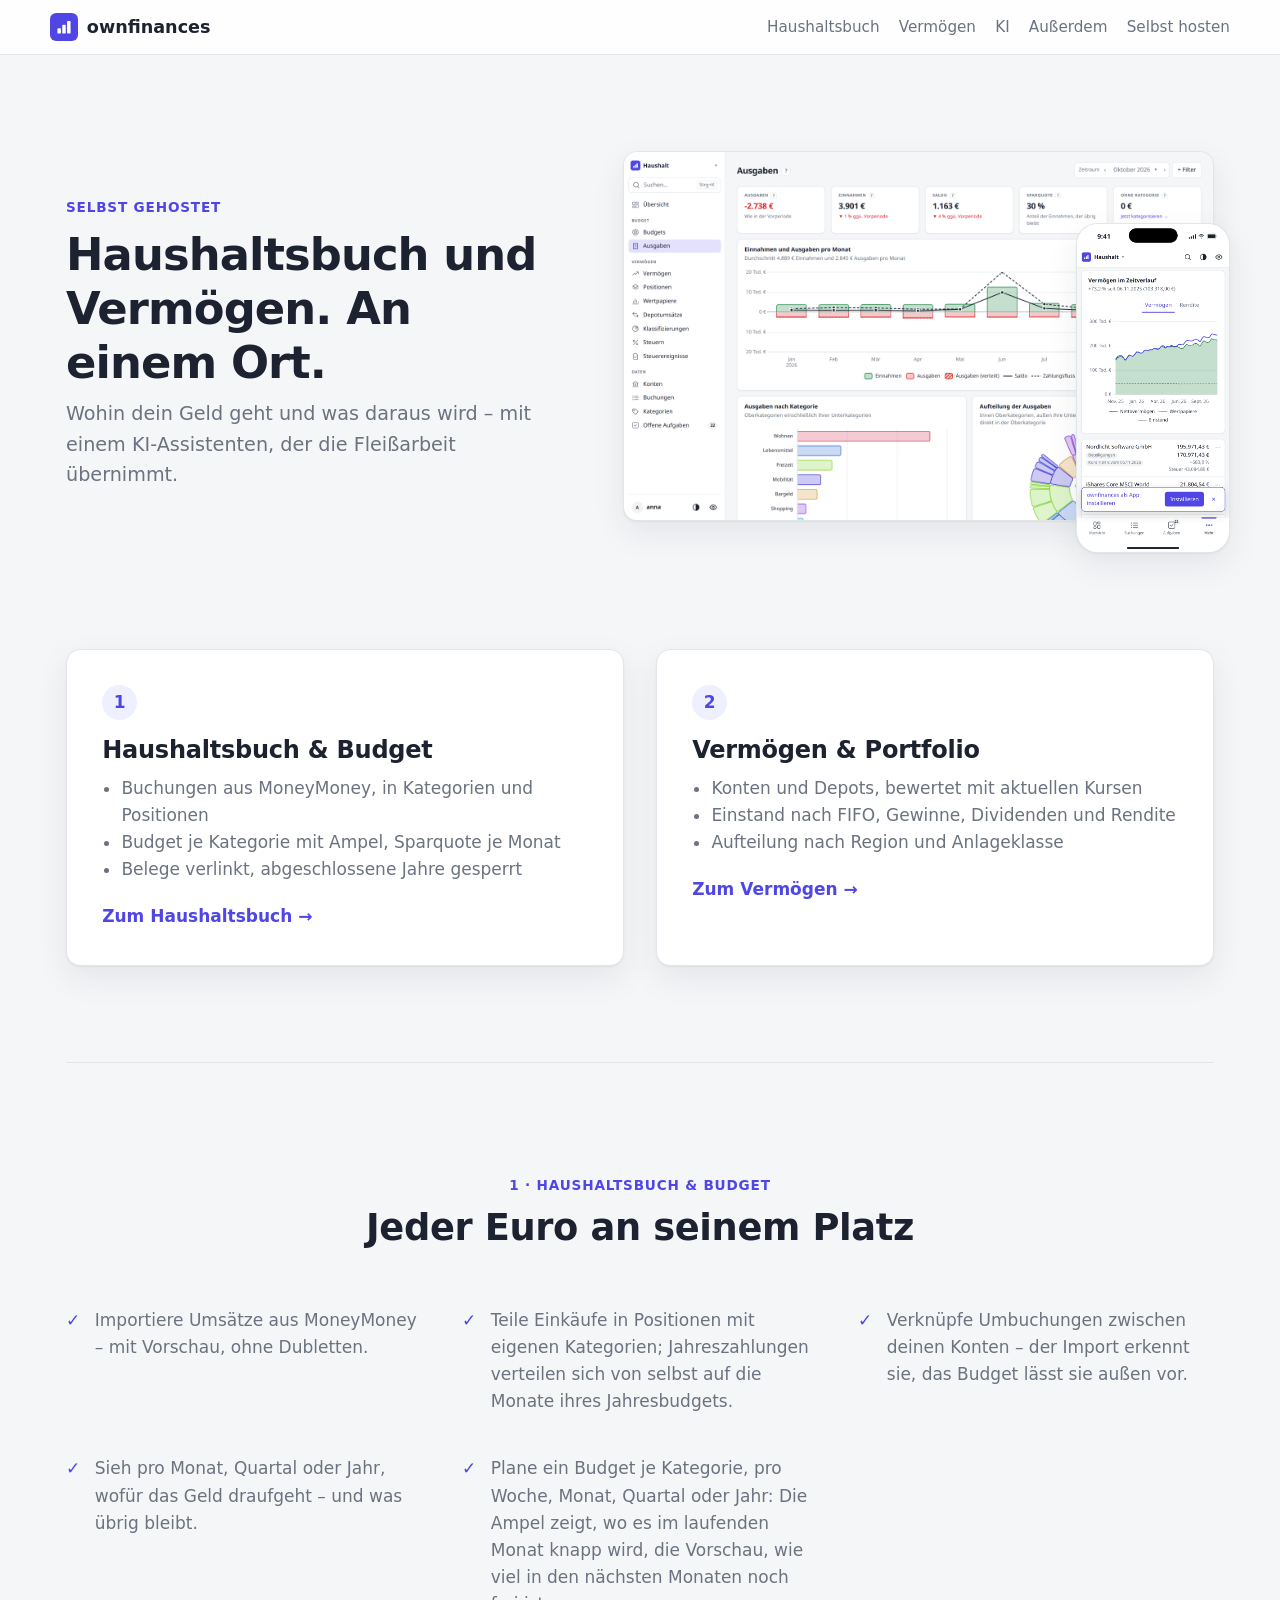
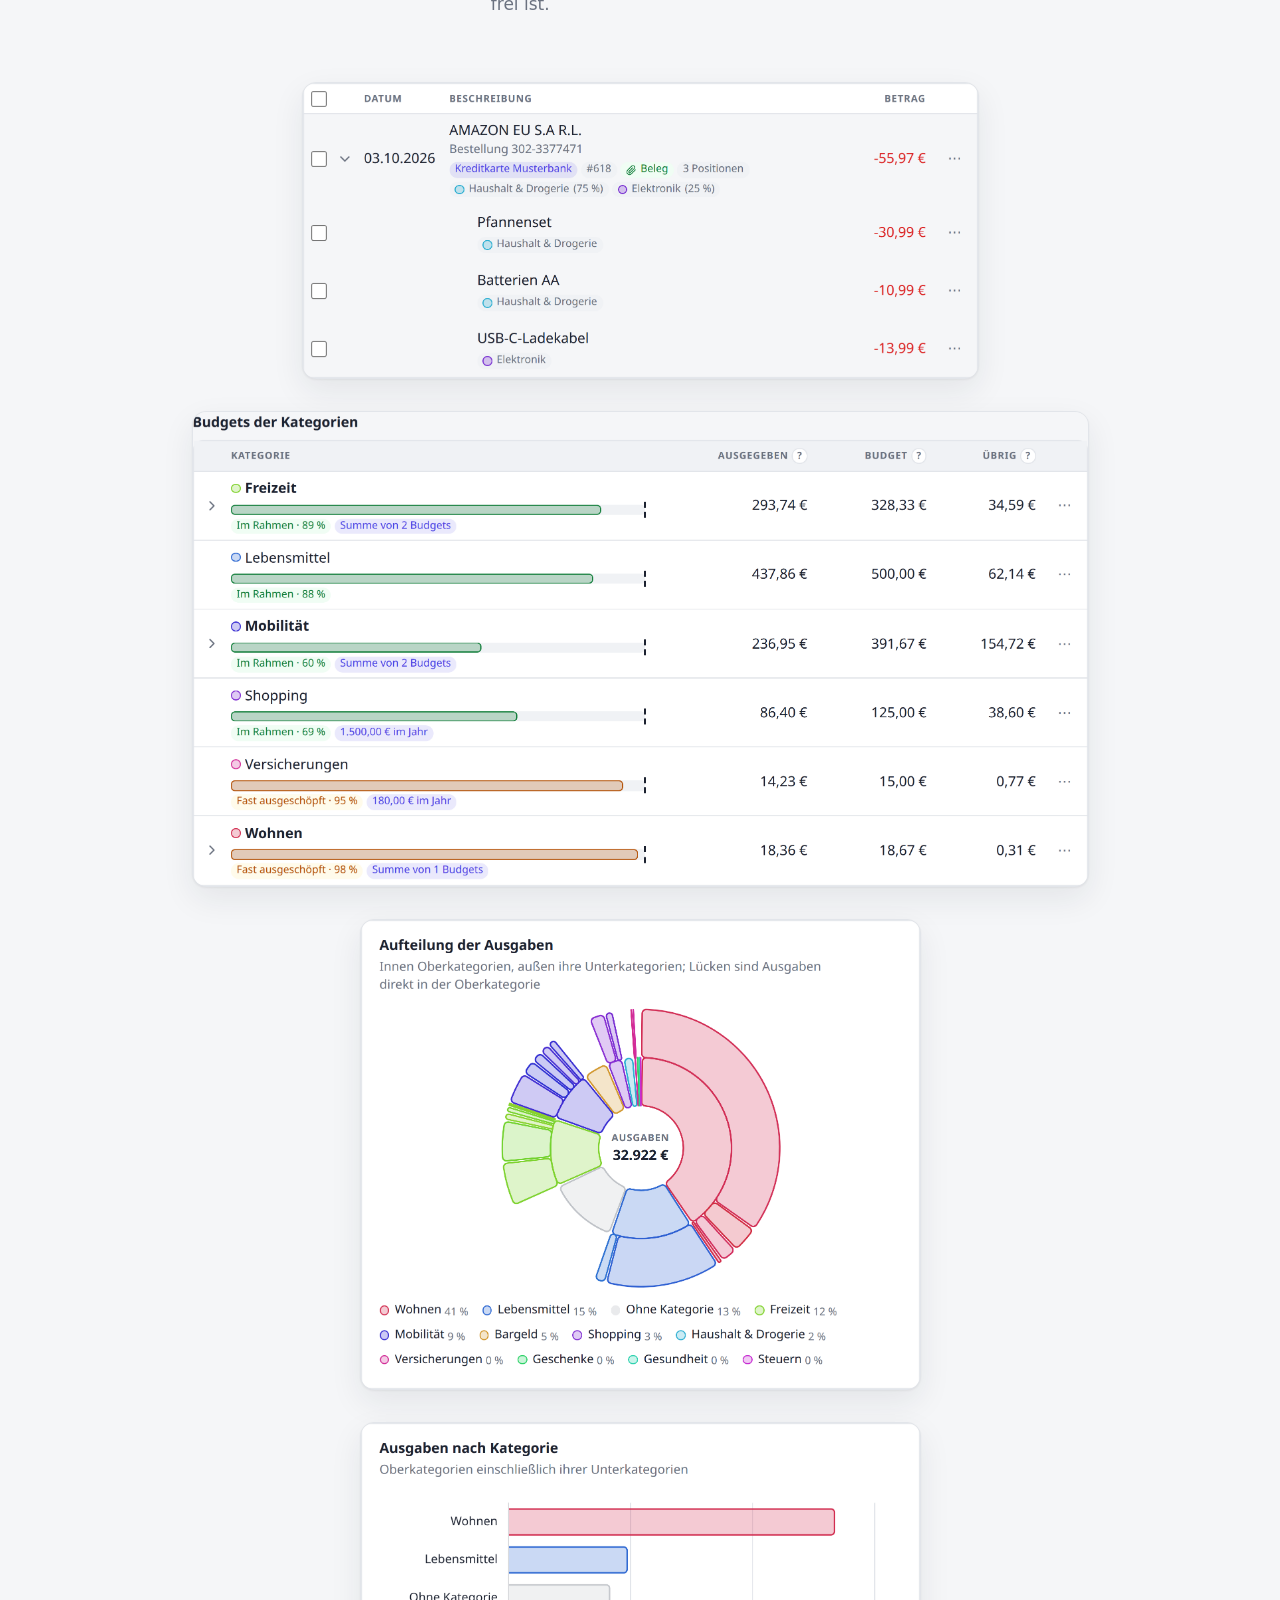
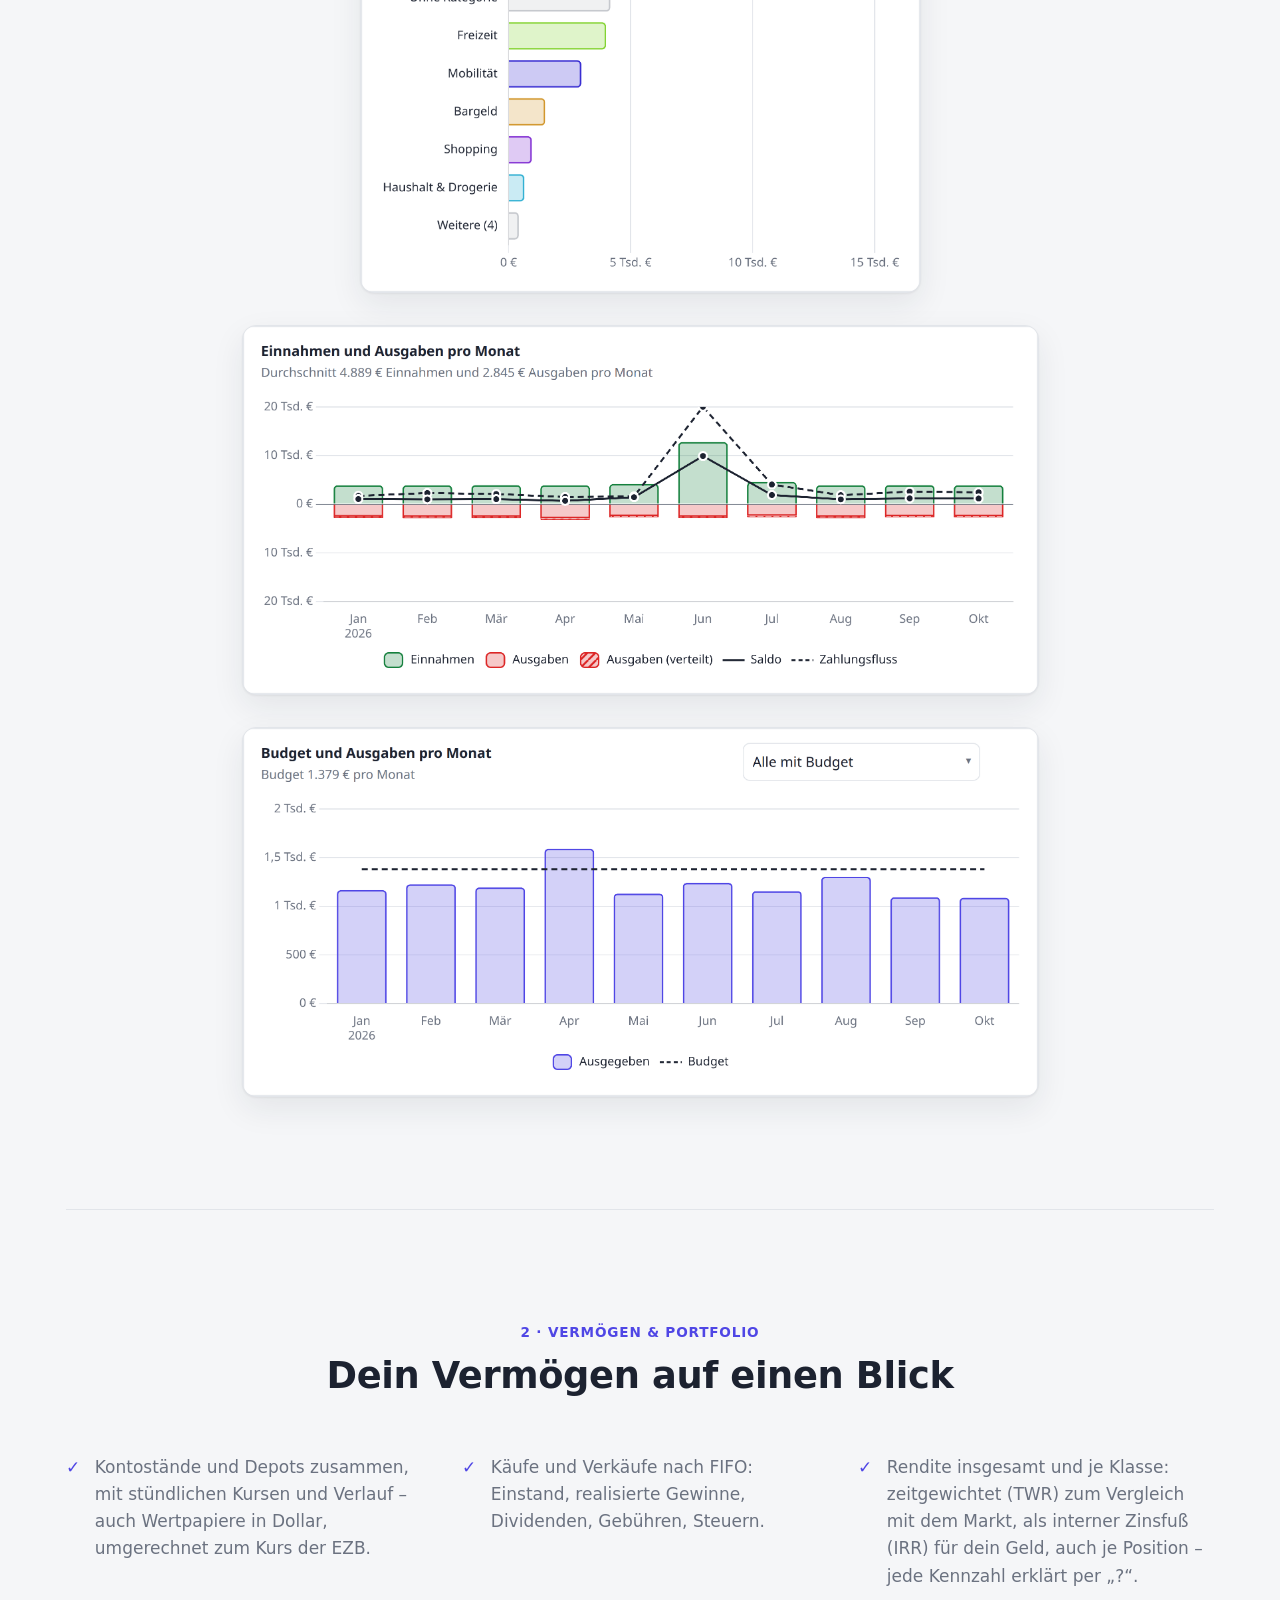
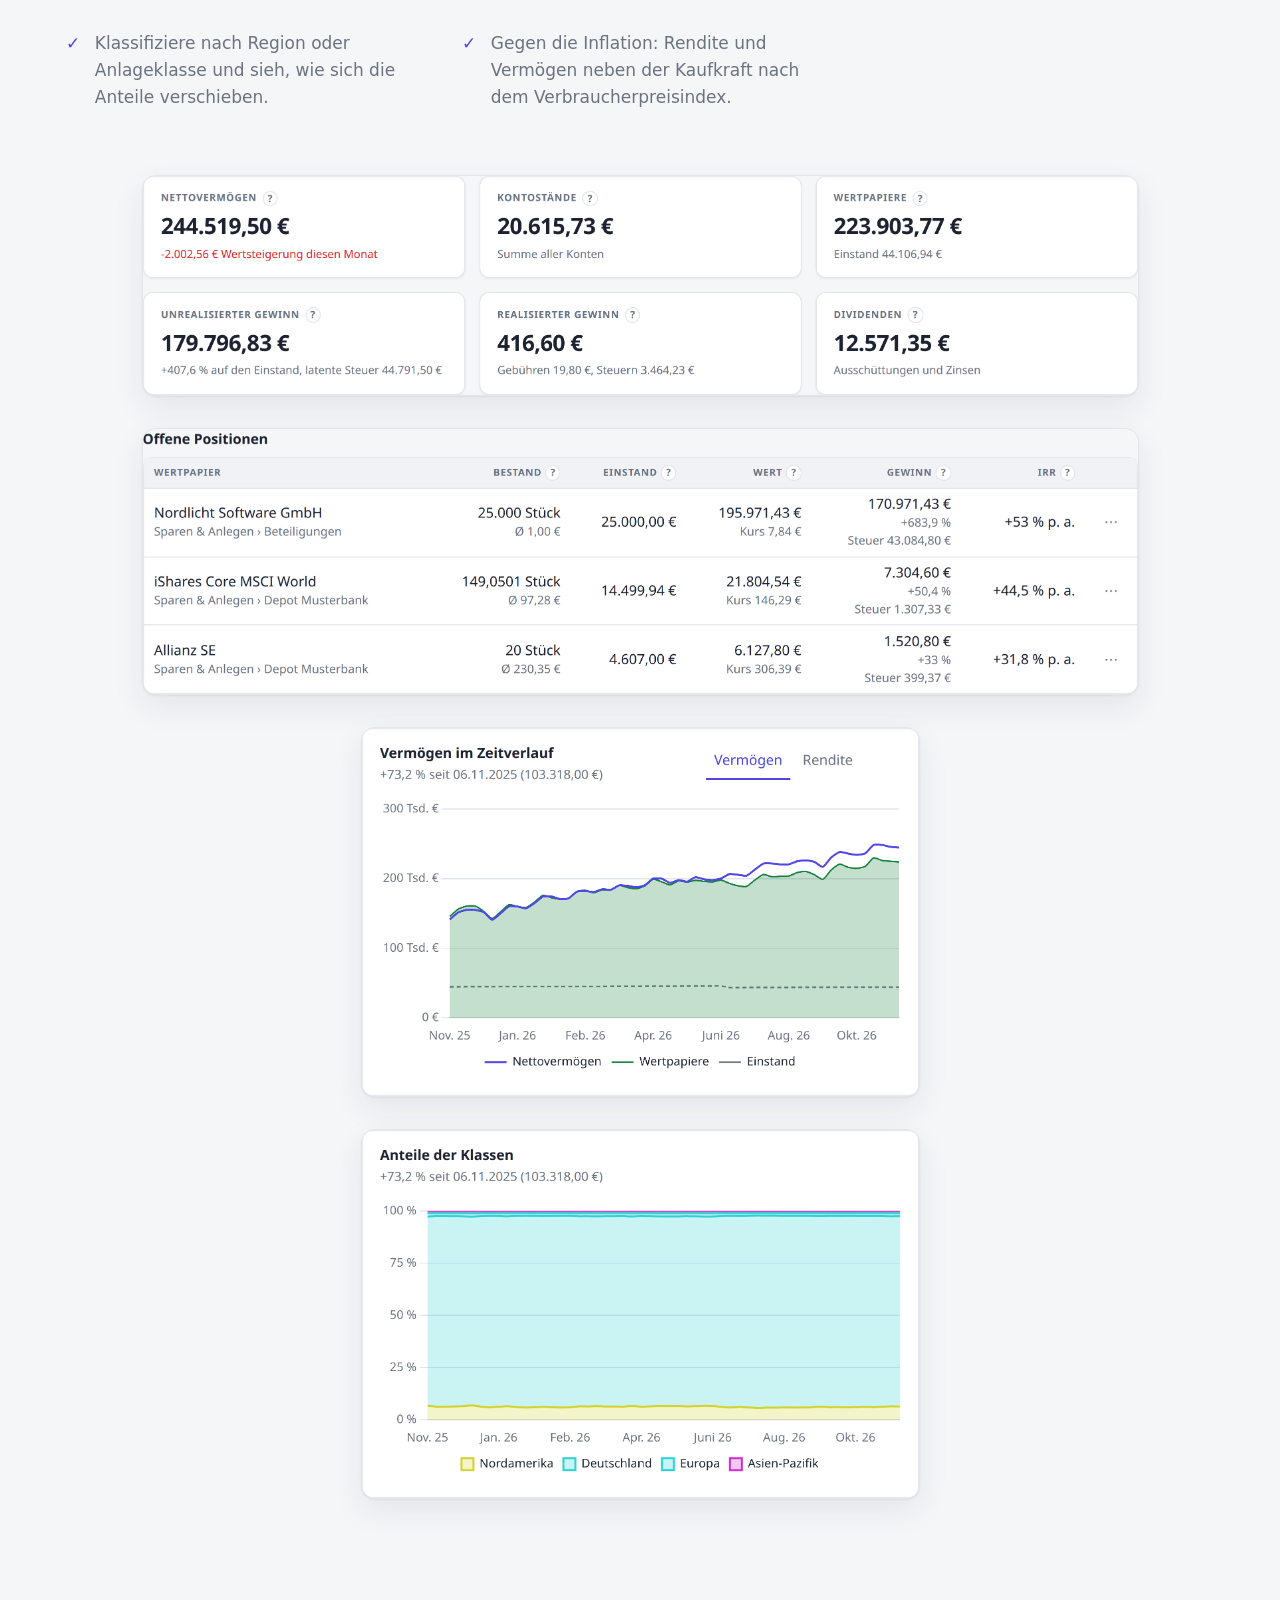
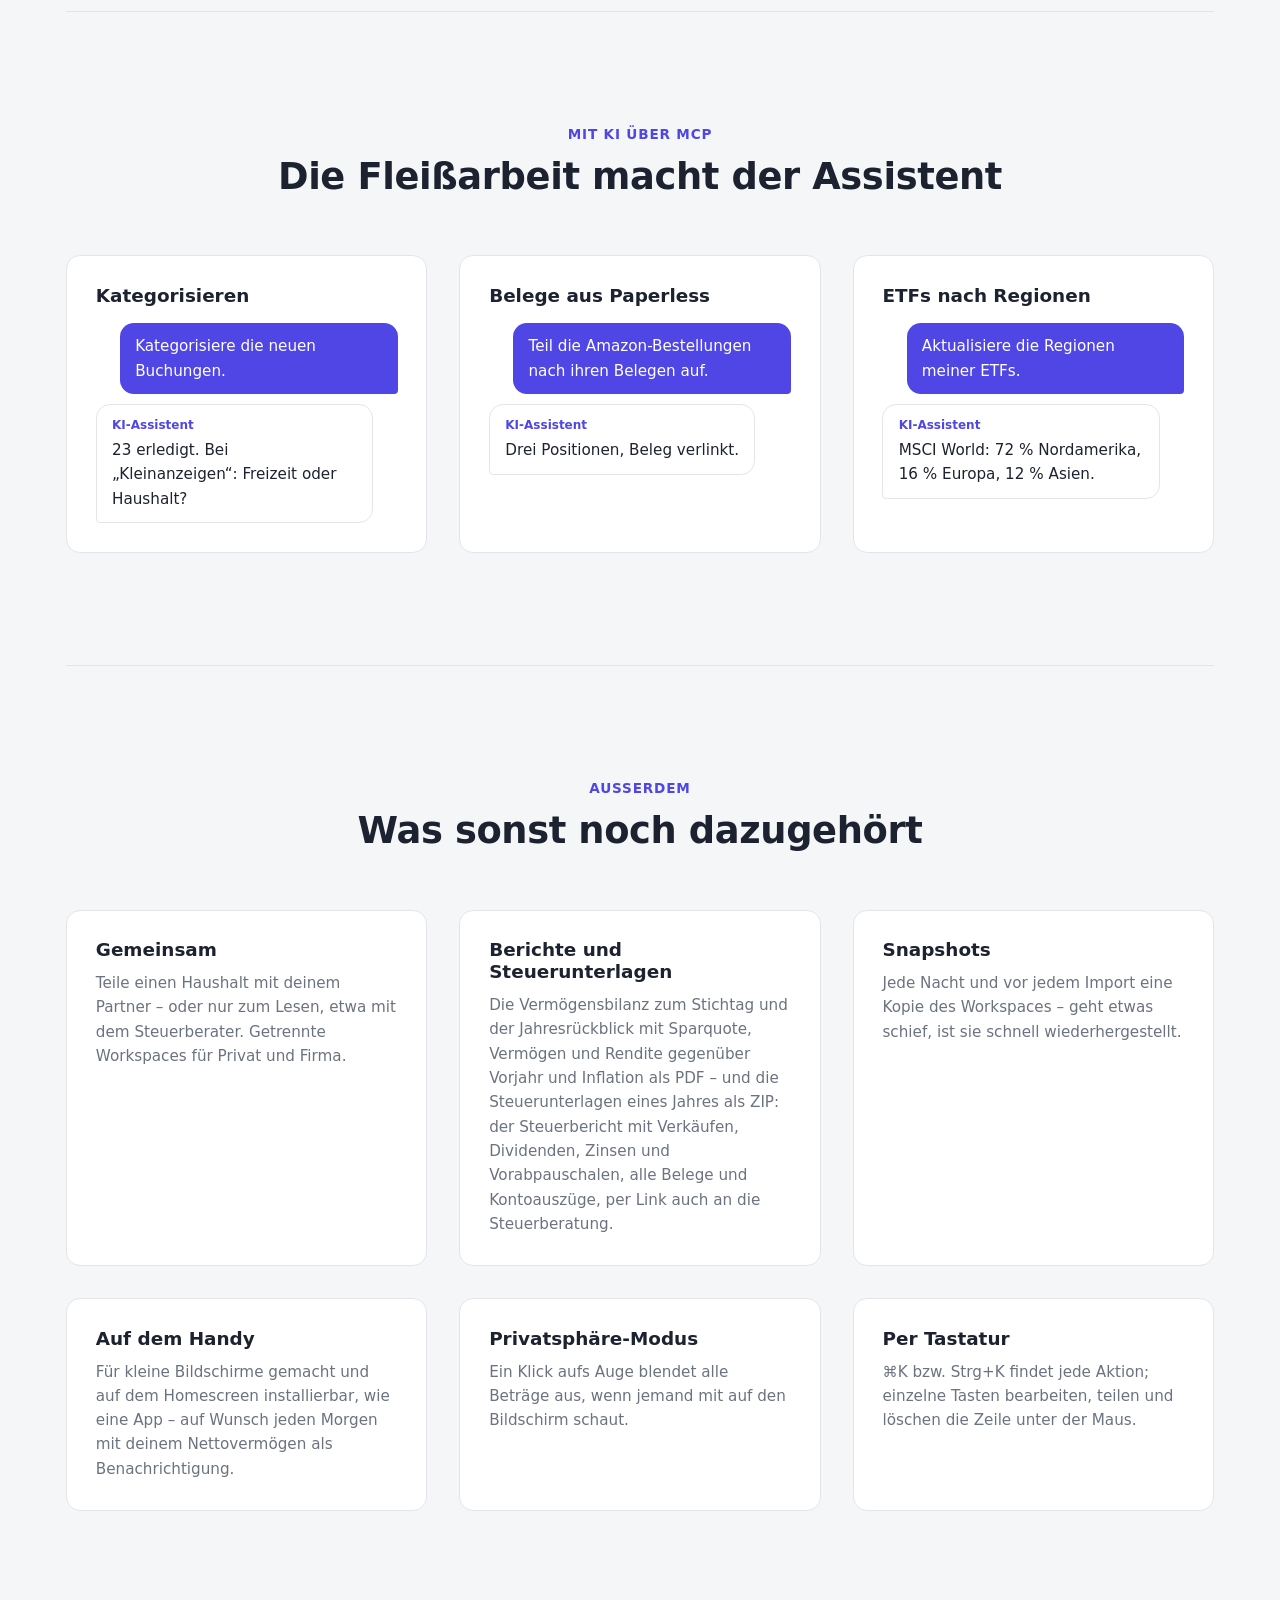
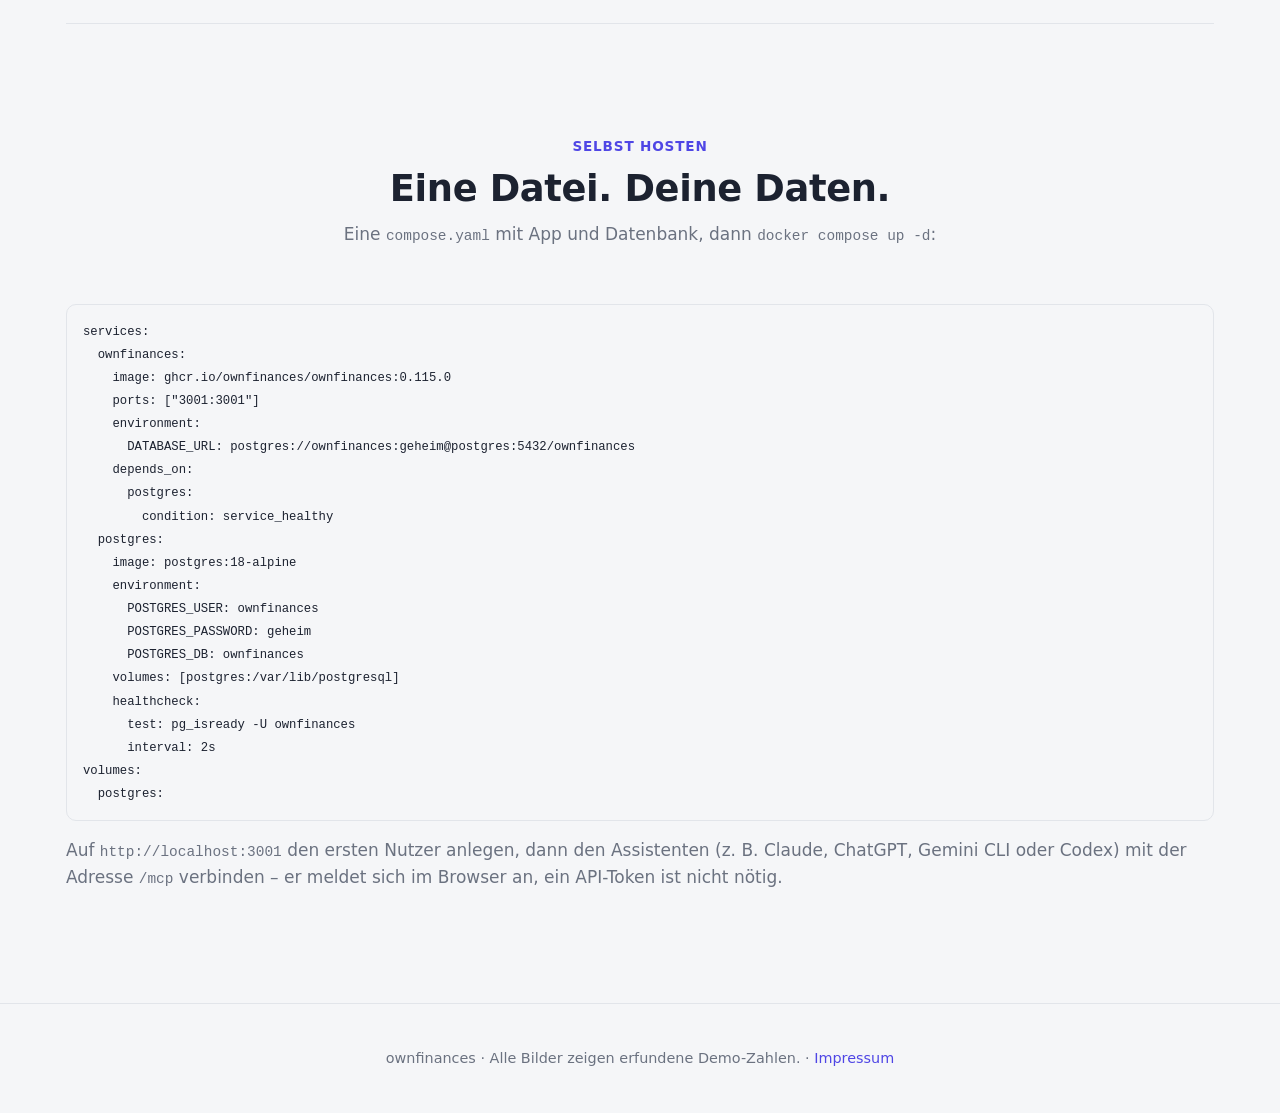
<file: index.html>
<!doctype html>
<html lang="de">
  <head>
    <meta charset="utf-8" />
    <meta name="viewport" content="width=device-width, initial-scale=1" />
    <title>ownfinances – Haushaltsbuch und Vermögen</title>
    <meta
      name="description"
      content="Selbst gehostet: Haushaltsbuch mit Budget und Vermögen mit Depot an einem Ort – und ein KI-Assistent, der die Fleißarbeit übernimmt."
    />
    <meta name="color-scheme" content="light dark" />
    <link rel="icon" href="icon.svg" type="image/svg+xml" />
    <link rel="stylesheet" href="styles.css" />
  </head>
  <body>
    <header class="site-header">
      <a class="brand" href="#top">
        <img src="icon.svg" alt="" width="28" height="28" />
        ownfinances
      </a>
      <nav aria-label="Abschnitte">
        <a href="#haushaltsbuch">Haushaltsbuch</a>
        <a href="#vermoegen">Vermögen</a>
        <a href="#ki">KI</a>
        <a href="#mehr">Außerdem</a>
        <a href="#hosting">Selbst hosten</a>
      </nav>
    </header>

    <main id="top">
      <section class="hero">
        <div class="hero-text">
          <p class="eyebrow">Selbst gehostet</p>
          <h1>Haushaltsbuch und Vermögen. An einem Ort.</h1>
          <p class="lead">Wohin dein Geld geht und was daraus wird – mit einem KI-Assistenten, der die Fleißarbeit übernimmt.</p>
        </div>
        <div class="hero-shots">
          <picture>
            <source srcset="screenshots/spending-dark.png" media="(prefers-color-scheme: dark)" />
            <img class="shot" src="screenshots/spending.png" alt="Die Ausgaben eines Monats" width="1440" height="900" />
          </picture>
          <picture>
            <source srcset="screenshots/phone-wealth-dark.png" media="(prefers-color-scheme: dark)" />
            <img class="shot phone" src="screenshots/phone-wealth.png" alt="Das Vermögen auf dem Handy" width="390" height="844" />
          </picture>
        </div>
      </section>

      <div class="pillars">
        <a class="pillar" href="#haushaltsbuch">
          <span class="pillar-number">1</span>
          <h2>Haushaltsbuch &amp; Budget</h2>
          <ul>
            <li>Buchungen aus MoneyMoney, in Kategorien und Positionen</li>
            <li>Budget je Kategorie mit Ampel, Sparquote je Monat</li>
            <li>Belege verlinkt, abgeschlossene Jahre gesperrt</li>
          </ul>
          <span class="more">Zum Haushaltsbuch →</span>
        </a>
        <a class="pillar" href="#vermoegen">
          <span class="pillar-number">2</span>
          <h2>Vermögen &amp; Portfolio</h2>
          <ul>
            <li>Konten und Depots, bewertet mit aktuellen Kursen</li>
            <li>Einstand nach FIFO, Gewinne, Dividenden und Rendite</li>
            <li>Aufteilung nach Region und Anlageklasse</li>
          </ul>
          <span class="more">Zum Vermögen →</span>
        </a>
      </div>

      <section id="haushaltsbuch" class="section segment">
        <div class="section-head centered">
          <p class="eyebrow">1 · Haushaltsbuch &amp; Budget</p>
          <h2>Jeder Euro an seinem Platz</h2>
        </div>
        <ul class="checks columns">
          <li>Importiere Umsätze aus MoneyMoney – mit Vorschau, ohne Dubletten.</li>
          <li>Teile Einkäufe in Positionen mit eigenen Kategorien; Jahreszahlungen verteilen sich von selbst auf die Monate ihres Jahresbudgets.</li>
          <li>Verknüpfe Umbuchungen zwischen deinen Konten – der Import erkennt sie, das Budget lässt sie außen vor.</li>
          <li>Sieh pro Monat, Quartal oder Jahr, wofür das Geld draufgeht – und was übrig bleibt.</li>
          <li>Plane ein Budget je Kategorie, pro Woche, Monat, Quartal oder Jahr: Die Ampel zeigt, wo es im laufenden Monat knapp wird, die Vorschau, wie viel in den nächsten Monaten noch frei ist.</li>
        </ul>
        <picture class="crop"><source srcset="screenshots/transactions-dark.png 3x" media="(prefers-color-scheme: dark)" /><img class="shot" src="screenshots/transactions.png" width="677" height="295" alt="Eine Bestellung mit Beleg, aufgeteilt in Positionen mit eigenen Kategorien" loading="lazy" /></picture>
        <picture class="crop"><source srcset="screenshots/budget-targets-dark.png 3x" media="(prefers-color-scheme: dark)" /><img class="shot" src="screenshots/budget-targets.png" width="897" height="475" alt="Die Budgets der Kategorien: ausgegeben, geplant und übrig, mit Ampel" loading="lazy" /></picture>
        <div class="charts budget">
          <picture class="crop"><source srcset="screenshots/chart-rings-dark.png 3x" media="(prefers-color-scheme: dark)" /><img class="shot" src="screenshots/chart-rings.png" width="561" height="471" alt="Die Ausgaben als Ringe: innen Oberkategorien, außen ihre Unterkategorien" loading="lazy" /></picture>
          <picture class="crop"><source srcset="screenshots/chart-categories-dark.png 3x" media="(prefers-color-scheme: dark)" /><img class="shot" src="screenshots/chart-categories.png" width="561" height="471" alt="Ausgaben nach Kategorie" loading="lazy" /></picture>
          <picture class="crop"><source srcset="screenshots/chart-months-dark.png 3x" media="(prefers-color-scheme: dark)" /><img class="shot" src="screenshots/chart-months.png" width="797" height="369" alt="Einnahmen und Ausgaben pro Monat mit Saldo" loading="lazy" /></picture>
          <picture class="crop"><source srcset="screenshots/chart-budget-dark.png 3x" media="(prefers-color-scheme: dark)" /><img class="shot" src="screenshots/chart-budget.png" width="797" height="369" alt="Budget und Ausgaben pro Monat: der laufende Monat mit Ampel, vergangene neutral" loading="lazy" /></picture>
        </div>
      </section>

      <section id="vermoegen" class="section segment">
        <div class="section-head centered">
          <p class="eyebrow">2 · Vermögen &amp; Portfolio</p>
          <h2>Dein Vermögen auf einen Blick</h2>
        </div>
        <ul class="checks columns">
          <li>Kontostände und Depots zusammen, mit stündlichen Kursen und Verlauf – auch Wertpapiere in Dollar, umgerechnet zum Kurs der EZB.</li>
          <li>Käufe und Verkäufe nach FIFO: Einstand, realisierte Gewinne, Dividenden, Gebühren, Steuern.</li>
          <li>Rendite insgesamt und je Klasse: zeitgewichtet (TWR) zum Vergleich mit dem Markt, als interner Zinsfuß (IRR) für dein Geld, auch je Position – jede Kennzahl erklärt per „?“.</li>
          <li>Klassifiziere nach Region oder Anlageklasse und sieh, wie sich die Anteile verschieben.</li>
          <li>Gegen die Inflation: Rendite und Vermögen neben der Kaufkraft nach dem Verbraucherpreisindex.</li>
        </ul>
        <picture class="crop"><source srcset="screenshots/portfolio-dark.png 3x" media="(prefers-color-scheme: dark)" /><img class="shot" src="screenshots/portfolio.png" width="997" height="219" alt="Nettovermögen, Kontostände und Wertpapiere mit Einstand, Gewinnen und Dividenden" loading="lazy" /></picture>
        <picture class="crop"><source srcset="screenshots/positions-dark.png 3x" media="(prefers-color-scheme: dark)" /><img class="shot" src="screenshots/positions.png" width="997" height="266" alt="Die Wertpapiere im Bestand mit Einstand, Gewinn und internem Zinsfuß" loading="lazy" /></picture>
        <div class="charts wealth">
          <picture class="crop"><source srcset="screenshots/chart-wealth-dark.png 3x" media="(prefers-color-scheme: dark)" /><img class="shot" src="screenshots/chart-wealth.png" width="559" height="369" alt="Nettovermögen, Wertpapiere und Einstand im Zeitverlauf" loading="lazy" /></picture>
          <picture class="crop"><source srcset="screenshots/chart-classes-dark.png 3x" media="(prefers-color-scheme: dark)" /><img class="shot" src="screenshots/chart-classes.png" width="559" height="369" alt="Die Anteile der Regionen am Vermögen im Zeitverlauf" loading="lazy" /></picture>
        </div>
      </section>

      <section id="ki" class="section segment">
        <div class="section-head centered">
          <p class="eyebrow">Mit KI über MCP</p>
          <h2>Die Fleißarbeit macht der Assistent</h2>
        </div>
        <div class="cards three">
          <div class="card">
            <h3>Kategorisieren</h3>
            <div class="chat">
              <p class="you">Kategorisiere die neuen Buchungen.</p>
              <p class="ai">23 erledigt. Bei „Kleinanzeigen“: Freizeit oder Haushalt?</p>
            </div>
          </div>
          <div class="card">
            <h3>Belege aus Paperless</h3>
            <div class="chat">
              <p class="you">Teil die Amazon-Bestellungen nach ihren Belegen auf.</p>
              <p class="ai">Drei Positionen, Beleg verlinkt.</p>
            </div>
          </div>
          <div class="card">
            <h3>ETFs nach Regionen</h3>
            <div class="chat">
              <p class="you">Aktualisiere die Regionen meiner ETFs.</p>
              <p class="ai">MSCI World: 72 % Nordamerika, 16 % Europa, 12 % Asien.</p>
            </div>
          </div>
        </div>
      </section>

      <section id="mehr" class="section segment">
        <div class="section-head centered">
          <p class="eyebrow">Außerdem</p>
          <h2>Was sonst noch dazugehört</h2>
        </div>
        <div class="cards three">
          <div class="card">
            <h3>Gemeinsam</h3>
            <p>Teile einen Haushalt mit deinem Partner – oder nur zum Lesen, etwa mit dem Steuerberater. Getrennte Workspaces für Privat und Firma.</p>
          </div>
          <div class="card">
            <h3>Berichte und Steuerunterlagen</h3>
            <p>Die Vermögensbilanz zum Stichtag und der Jahresrückblick mit Sparquote, Vermögen und Rendite gegenüber Vorjahr und Inflation als PDF – und die Steuerunterlagen eines Jahres als ZIP: der Steuerbericht mit Verkäufen, Dividenden, Zinsen und Vorabpauschalen, alle Belege und Kontoauszüge, per Link auch an die Steuerberatung.</p>
          </div>
          <div class="card">
            <h3>Snapshots</h3>
            <p>Jede Nacht und vor jedem Import eine Kopie des Workspaces – geht etwas schief, ist sie schnell wiederhergestellt.</p>
          </div>
          <div class="card">
            <h3>Auf dem Handy</h3>
            <p>Für kleine Bildschirme gemacht und auf dem Homescreen installierbar, wie eine App – auf Wunsch jeden Morgen mit deinem Nettovermögen als Benachrichtigung.</p>
          </div>
          <div class="card">
            <h3>Privatsphäre-Modus</h3>
            <p>Ein Klick aufs Auge blendet alle Beträge aus, wenn jemand mit auf den Bildschirm schaut.</p>
          </div>
          <div class="card">
            <h3>Per Tastatur</h3>
            <p>⌘K bzw. Strg+K findet jede Aktion; einzelne Tasten bearbeiten, teilen und löschen die Zeile unter der Maus.</p>
          </div>
        </div>
      </section>

      <section id="hosting" class="section segment">
        <div class="section-head centered">
          <p class="eyebrow">Selbst hosten</p>
          <h2>Eine Datei. Deine Daten.</h2>
          <p class="muted">Eine <code>compose.yaml</code> mit App und Datenbank, dann <code>docker compose up -d</code>:</p>
        </div>
        <pre><code>services:
  ownfinances:
    image: ghcr.io/ownfinances/ownfinances:0.115.0
    ports: ["3001:3001"]
    environment:
      DATABASE_URL: postgres://ownfinances:geheim@postgres:5432/ownfinances
    depends_on:
      postgres:
        condition: service_healthy
  postgres:
    image: postgres:18-alpine
    environment:
      POSTGRES_USER: ownfinances
      POSTGRES_PASSWORD: geheim
      POSTGRES_DB: ownfinances
    volumes: [postgres:/var/lib/postgresql]
    healthcheck:
      test: pg_isready -U ownfinances
      interval: 2s
volumes:
  postgres:</code></pre>
        <p class="muted">Auf <code>http://localhost:3001</code> den ersten Nutzer anlegen, dann den Assistenten (z. B. Claude, ChatGPT, Gemini CLI oder Codex) mit der Adresse <code>/mcp</code> verbinden – er meldet sich im Browser an, ein API-Token ist nicht nötig.</p>
      </section>
    </main>

    <footer class="site-footer">
      <p class="muted">ownfinances · Alle Bilder zeigen erfundene Demo-Zahlen. · <a href="impressum.html">Impressum</a></p>
    </footer>
  </body>
</html>
</file>
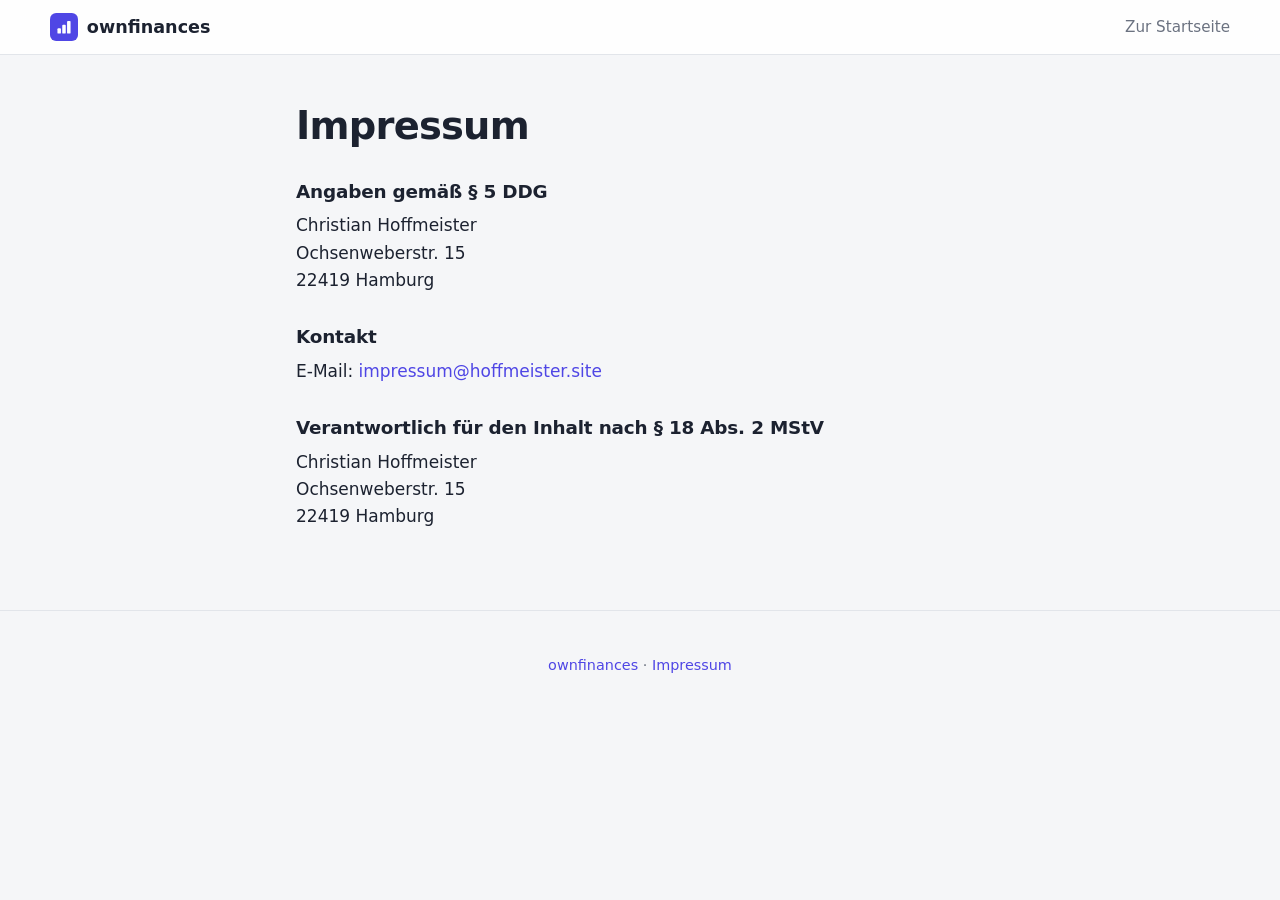
<file: impressum.html>
<!doctype html>
<html lang="de">
  <head>
    <meta charset="utf-8" />
    <meta name="viewport" content="width=device-width, initial-scale=1" />
    <title>Impressum – ownfinances</title>
    <meta name="robots" content="noindex" />
    <meta name="color-scheme" content="light dark" />
    <link rel="icon" href="icon.svg" type="image/svg+xml" />
    <link rel="stylesheet" href="styles.css" />
  </head>
  <body>
    <header class="site-header">
      <a class="brand" href="./">
        <img src="icon.svg" alt="" width="28" height="28" />
        ownfinances
      </a>
      <nav aria-label="Seiten">
        <a href="./">Zur Startseite</a>
      </nav>
    </header>

    <main class="legal">
      <h1>Impressum</h1>

      <h2>Angaben gemäß § 5 DDG</h2>
      <p>
        Christian Hoffmeister<br />
        Ochsenweberstr. 15<br />
        22419 Hamburg
      </p>

      <h2>Kontakt</h2>
      <!-- The address only reversed, so bots that look for one in pages don't find it; the script turns it
           into a link, without JavaScript it stays spelled out. -->
      <p>E-Mail: <span class="email" data-reversed="etis.retsiemffoh@musserpmi">impressum (at) hoffmeister (Punkt) site</span></p>

      <h2>Verantwortlich für den Inhalt nach § 18 Abs. 2 MStV</h2>
      <p>
        Christian Hoffmeister<br />
        Ochsenweberstr. 15<br />
        22419 Hamburg
      </p>
    </main>

    <footer class="site-footer">
      <p class="muted"><a href="./">ownfinances</a> · <a href="impressum.html">Impressum</a></p>
    </footer>
    <script>
      for (const element of document.querySelectorAll('.email[data-reversed]')) {
        const address = [...element.dataset.reversed].reverse().join('')
        const link = document.createElement('a')
        link.href = 'mailto:' + address
        link.textContent = address
        element.replaceWith(link)
      }
    </script>
  </body>
</html>
</file>
<file: styles.css>
/* The landing page, in the colors of the app (client/src/index.css), light and dark. */
:root {
  --bg: #f5f6f8;
  --surface: #ffffff;
  --border: #e2e5ea;
  --text: #1c2230;
  --muted: #6b7280;
  --accent: #4f46e5;
  --accent-hover: #4338ca;
  --accent-text: #ffffff;
  --accent-soft: #eef0ff;
  --radius: 14px;
  --shadow: 0 1px 2px rgb(0 0 0 / 0.05), 0 12px 32px rgb(28 34 48 / 0.08);
  color-scheme: light dark;
}

@media (prefers-color-scheme: dark) {
  :root {
    --bg: #111318;
    --surface: #1a1d24;
    --border: #2c313c;
    --text: #e6e8ec;
    --muted: #9aa1ad;
    --accent: #818cf8;
    --accent-hover: #a5b4fc;
    --accent-text: #111318;
    --accent-soft: #23253a;
    --shadow: 0 12px 32px rgb(0 0 0 / 0.35);
  }
}

* {
  box-sizing: border-box;
}

html {
  scroll-behavior: smooth;
  scroll-padding-top: 5rem;
}

body {
  margin: 0;
  background: var(--bg);
  color: var(--text);
  font-family: system-ui, -apple-system, 'Segoe UI', Roboto, sans-serif;
  font-size: 17px;
  line-height: 1.6;
  overflow-x: clip;
}

a {
  color: var(--accent);
  text-decoration: none;
}

a:hover {
  color: var(--accent-hover);
}

img {
  max-width: 100%;
  height: auto;
}

/* A screenshot with its dark variant (a <source>), laid out like its image. */
picture {
  display: block;
  min-width: 0;
}

h1,
h2,
h3 {
  line-height: 1.2;
  margin: 0 0 0.6rem;
  overflow-wrap: anywhere;
}

h1 {
  font-size: clamp(2rem, 4vw, 2.8rem);
  letter-spacing: -0.02em;
}

h2 {
  font-size: clamp(1.6rem, 3.2vw, 2.3rem);
  letter-spacing: -0.01em;
}

h3 {
  font-size: 1.15rem;
}

p {
  margin: 0 0 1rem;
}

code,
pre {
  font-family: ui-monospace, 'SF Mono', Menlo, Consolas, monospace;
  font-size: 0.85em;
}

pre {
  margin: 0 0 1rem;
  padding: 0.9rem 1rem;
  overflow-x: auto;
  background: var(--bg);
  border: 1px solid var(--border);
  border-radius: 10px;
}

/* Header */

.site-header {
  position: sticky;
  top: 0;
  z-index: 10;
  display: flex;
  align-items: center;
  justify-content: space-between;
  gap: 1rem;
  padding: 0.8rem max(1rem, calc((100vw - 1180px) / 2));
  background: color-mix(in srgb, var(--surface) 85%, transparent);
  backdrop-filter: blur(12px);
  border-bottom: 1px solid var(--border);
}

.brand {
  display: flex;
  align-items: center;
  gap: 0.55rem;
  color: var(--text);
  font-weight: 700;
  font-size: 1.1rem;
}

.site-header nav {
  display: flex;
  flex-wrap: wrap;
  gap: 0.2rem 1.2rem;
  font-size: 0.95rem;
}

.site-header nav a {
  color: var(--muted);
}

.site-header nav a:hover {
  color: var(--accent);
}

/* Sections */

main {
  max-width: 1180px;
  margin: 0 auto;
  padding: 0 1rem;
}

.section {
  padding: 5rem 0 1rem;
}

/* The main parts of the page (budget, wealth, AI, hosting), divided by a line and much space. */
.segment {
  margin-top: 6rem;
  padding-top: 7rem;
  border-top: 1px solid var(--border);
}

.section-head {
  max-width: 760px;
  margin-bottom: 2.5rem;
}

.section-head.centered {
  margin: 0 auto 3.5rem;
  text-align: center;
}

.section-head p:last-child {
  color: var(--muted);
}

.eyebrow {
  margin: 0 0 0.6rem;
  color: var(--accent);
  font-size: 0.85rem;
  font-weight: 600;
  letter-spacing: 0.06em;
  text-transform: uppercase;
}

.lead {
  font-size: 1.2rem;
  color: var(--muted);
}

/* Hero */

.hero {
  display: grid;
  grid-template-columns: minmax(0, 5fr) minmax(0, 6fr);
  gap: 4rem;
  align-items: center;
  padding: 6rem 0 4rem;
}

.hero-shots {
  position: relative;
  padding-bottom: 2rem;
}

.shot {
  display: block;
  border-radius: var(--radius);
  border: 1px solid var(--border);
  box-shadow: var(--shadow);
  background: var(--surface);
}

.hero-shots .phone {
  position: absolute;
  right: -1rem;
  bottom: 0;
  width: 26%;
  /* The rounded corners of an iPhone's display. */
  border-radius: 14% / 6.5%;
}

/* The two main features, as cards below the hero. */

.pillars {
  display: grid;
  grid-template-columns: repeat(2, minmax(0, 1fr));
  gap: 2rem;
  margin-top: 2rem;
}

.pillar {
  display: block;
  padding: 2.2rem;
  background: var(--surface);
  border: 1px solid var(--border);
  border-radius: var(--radius);
  color: var(--text);
  box-shadow: var(--shadow);
  transition: border-color 0.15s;
}

.pillar:hover {
  border-color: var(--accent);
  color: var(--text);
}

.pillar h2 {
  font-size: 1.5rem;
}

.pillar ul {
  margin: 0 0 1.2rem;
  padding-left: 1.2rem;
  color: var(--muted);
}

.pillar-number {
  display: inline-grid;
  place-items: center;
  width: 2.2rem;
  height: 2.2rem;
  margin-bottom: 1rem;
  border-radius: 50%;
  background: var(--accent-soft);
  color: var(--accent);
  font-weight: 700;
}

.more {
  color: var(--accent);
  font-weight: 600;
}

.checks {
  margin: 0;
  padding: 0;
  list-style: none;
  color: var(--muted);
}

.checks li {
  position: relative;
  margin-bottom: 0.8rem;
  padding-left: 1.8rem;
}

.checks.columns {
  display: grid;
  grid-template-columns: repeat(3, minmax(0, 1fr));
  gap: 2.5rem;
  margin-bottom: 4rem;
}

.checks.columns li {
  margin: 0;
}

.checks li::before {
  content: '✓';
  position: absolute;
  left: 0;
  color: var(--accent);
  font-weight: 700;
}

/* Parts of the app's pages, at their own size (see screenshots.ts), centered below a part's text. */
.crop {
  width: fit-content;
  max-width: 100%;
  margin: 0 auto;
}

/* Parts one below the other, apart like the charts. */
.crop + .crop {
  margin-top: 2rem;
}

/* Charts on their own, next to each other as far as they fit. */
.charts {
  display: flex;
  flex-wrap: wrap;
  justify-content: center;
  align-items: flex-start;
  gap: 2rem;
  margin-top: 2rem;
}

.charts .crop {
  margin: 0;
}

/* A conversation with the assistant, as example. */
.chat {
  display: flex;
  flex-direction: column;
  gap: 0.6rem;
  margin-top: 1rem;
  font-size: 0.95rem;
}

.chat p {
  margin: 0;
  padding: 0.7rem 0.95rem;
  border-radius: 14px;
  max-width: 92%;
}

.chat .you {
  align-self: flex-end;
  background: var(--accent);
  color: var(--accent-text);
  border-bottom-right-radius: 4px;
}

.chat .ai {
  align-self: flex-start;
  background: var(--surface);
  color: var(--text);
  border: 1px solid var(--border);
  border-bottom-left-radius: 4px;
}

.chat .ai::before {
  content: 'KI-Assistent';
  display: block;
  margin-bottom: 0.2rem;
  color: var(--accent);
  font-size: 0.75rem;
  font-weight: 600;
}

/* Cards */

.cards {
  display: grid;
  grid-template-columns: repeat(auto-fill, minmax(300px, 1fr));
  gap: 2rem;
}

.cards.three {
  grid-template-columns: repeat(auto-fit, minmax(280px, 1fr));
}

.card {
  min-width: 0;
  padding: 1.8rem;
  background: var(--surface);
  border: 1px solid var(--border);
  border-radius: var(--radius);
}

.card > p {
  margin: 0;
  color: var(--muted);
  font-size: 0.95rem;
}

.card p + pre,
.card pre + p {
  margin-top: 0.8rem;
}

/* Legal pages, e.g. the imprint: a narrow column of text. */
.legal {
  max-width: 720px;
  padding-top: 3rem;
}

.legal h1 {
  font-size: clamp(1.8rem, 3.5vw, 2.4rem);
}

.legal h2 {
  margin-top: 2rem;
  font-size: 1.15rem;
}

/* Footer */

.site-footer {
  margin-top: 5rem;
  padding: 2.5rem 1rem;
  border-top: 1px solid var(--border);
  text-align: center;
  font-size: 0.9rem;
}

.site-footer p {
  margin: 0.2rem 0;
}

.muted {
  color: var(--muted);
}

/* Narrow screens: one column. */

@media (max-width: 900px) {
  .hero,
  .pillars,
  .checks.columns {
    grid-template-columns: minmax(0, 1fr);
    gap: 2rem;
  }

  .checks.columns {
    gap: 0.5rem;
  }

  .segment {
    margin-top: 3rem;
    padding-top: 4rem;
  }
}

@media (max-width: 600px) {
  body {
    font-size: 16px;
  }

  .site-header nav {
    display: none;
  }

  .hero {
    padding-top: 2.5rem;
  }

  .hero-shots .phone {
    right: 0;
    width: 32%;
  }
}
</file>
